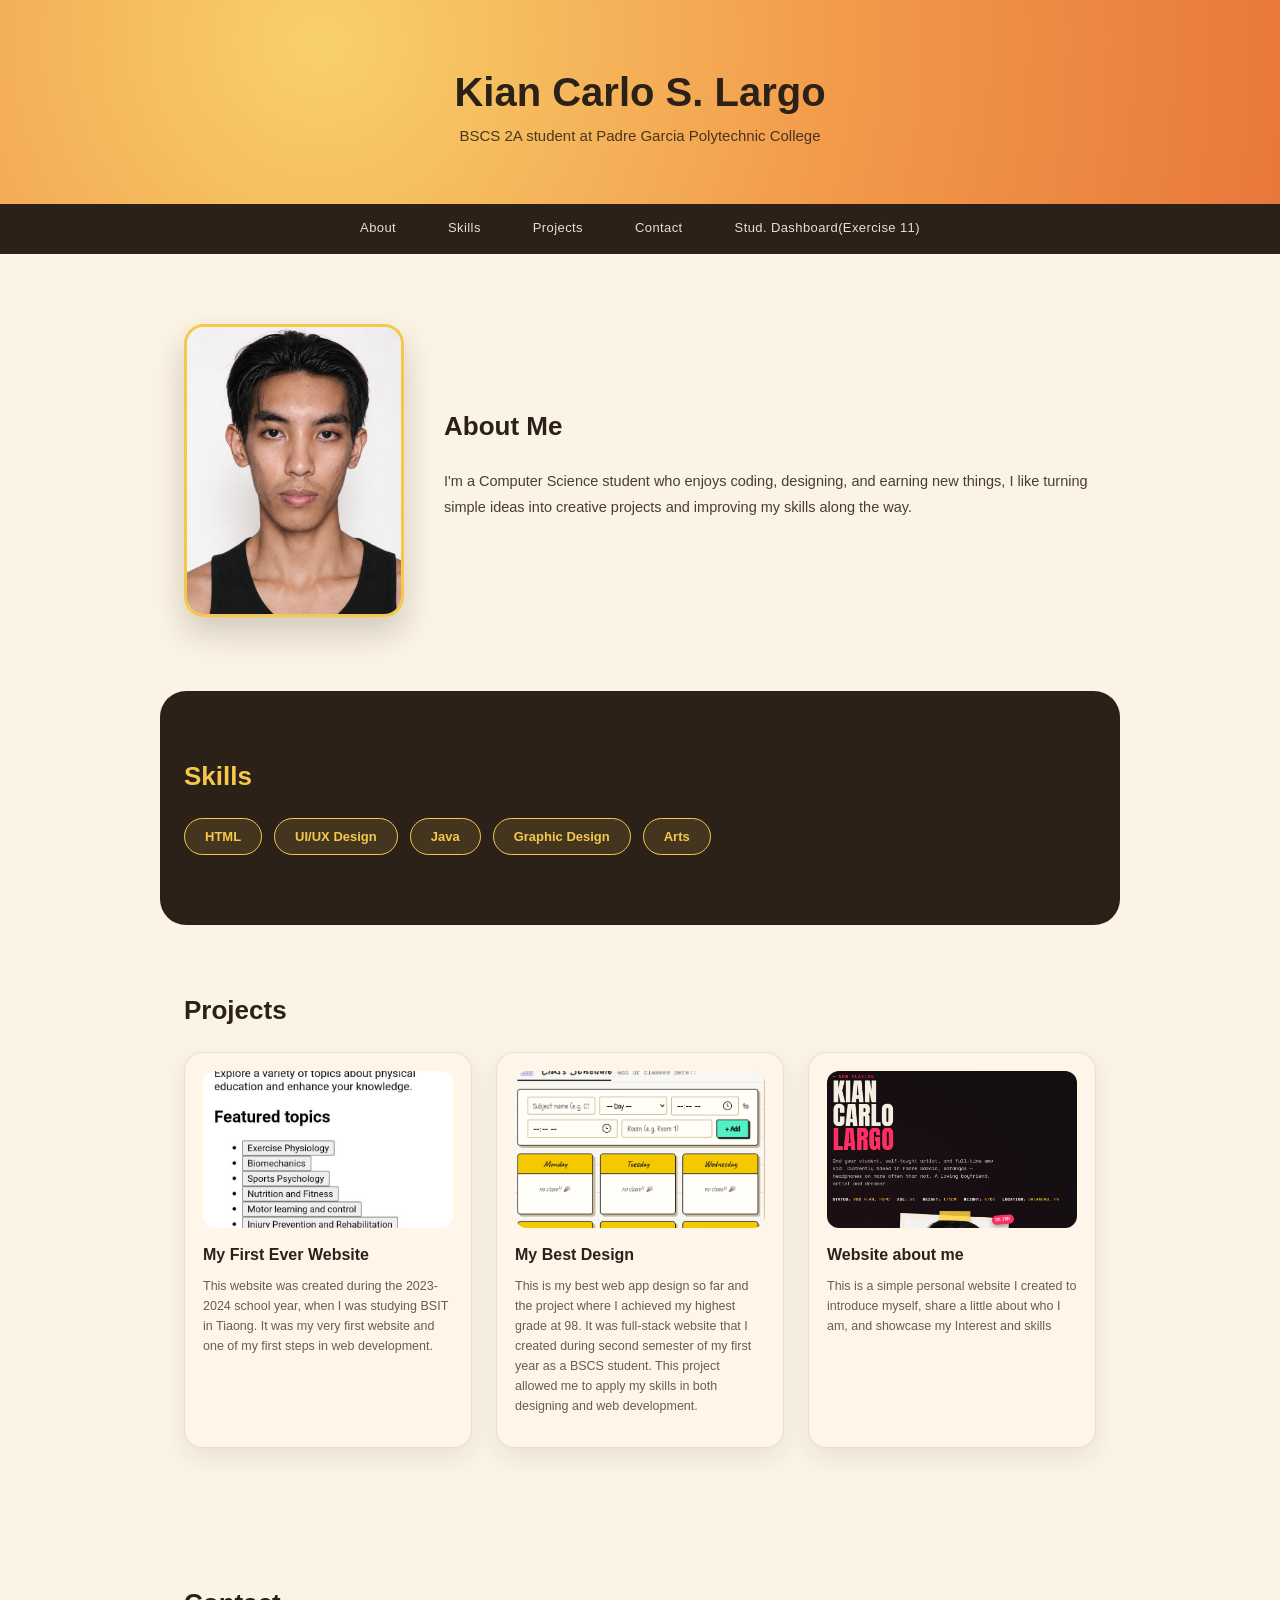
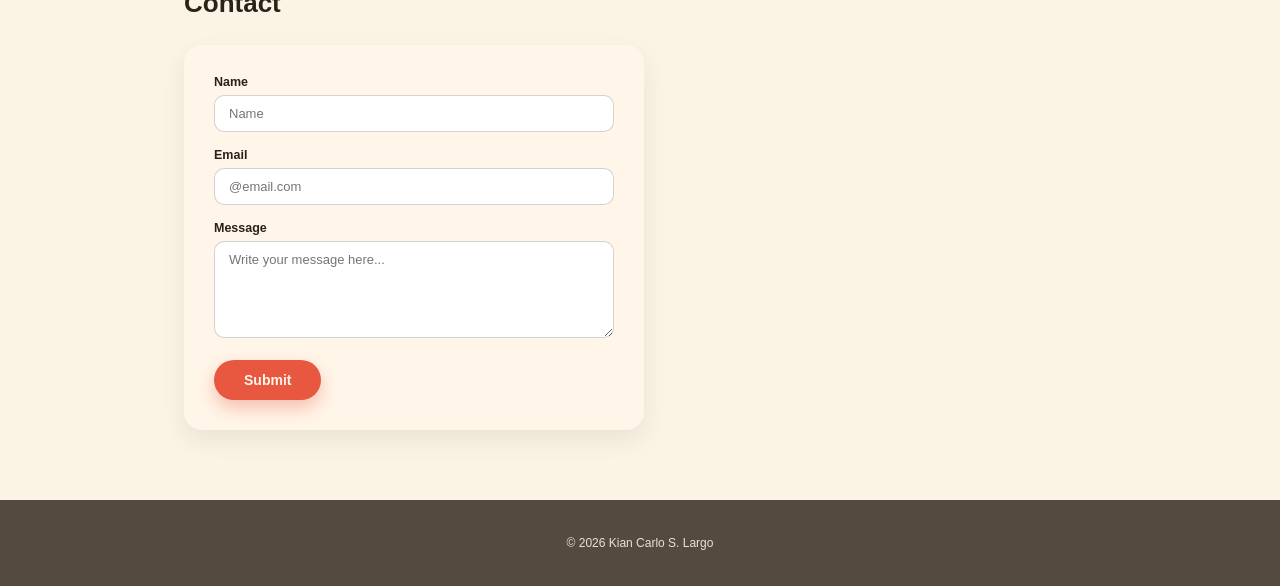
<file: 10.html>
<!DOCTYPE html>
<html>
<head>
<title>Kian Carlo S. Largo — Portfolio</title>
<link rel="stylesheet" href="10d.css">
</head>
<body>

  <header class="header">
    <h1>Kian Carlo S. Largo</h1>
    <p>BSCS 2A student at Padre Garcia Polytechnic College</p>
  </header>

  <nav class="nav">
    <ul>
      <li><a href="#about">About</a></li>
      <li><a href="#skills">Skills</a></li>
      <li><a href="#projects">Projects</a></li>
      <li><a href="#contact">Contact</a></li>
      <li><a href="11.html">Stud. Dashboard(Exercise 11)</a></li>
    </ul>
  </nav>

  <section id="about" class="about">
    <a href="me.jpg" target="_blank"><img class="photo" src="me.jpg"></a>
    <div class="text">
      <h2>About Me</h2>
      <p>
        I'm a Computer Science student who enjoys coding, designing, and earning
        new things, I like turning simple ideas into creative projects and improving my skills
        along the way.
      </p>
    </div>
  </section>

  <section id="skills" class="skills">
    <h2>Skills</h2>
    <div class="list">
      <span class="badge">HTML</span>
      <span class="badge">UI/UX Design</span>
      <span class="badge">Java</span>
      <span class="badge">Graphic Design</span>
      <span class="badge">Arts</span>
    </div>
  </section>

  <section id="projects" class="projects">
    <h2>Projects</h2>
    <div class="grid">

      <div class="card">
        <a href="f.jpg" target="_blank"><img src="f.jpg" alt="My First Ever Project 2023-2024"></a>
        <h3>My First Ever Website</h3>
        <p>This website was created during the 2023-2024 school year, when I
          was studying BSIT in Tiaong. It was my very first website and one of my
          first steps in web development.
        </p>
      </div>

      <div class="card">
        <a href="e.png" target="_blank"><img src="e.png" alt="My Full stack project- 2026"></a>
        <h3>My Best Design</h3>
        <p>This is my best web app design so far and the project where I achieved
          my highest grade at 98. It was full-stack website that I created during second semester
          of my first year as a BSCS student. This project allowed me to apply my skills in 
          both designing and web development.
        </p>
      </div>

      <div class="card">
        <a href="yes.png" target="_blank"><img src="yes.png" alt="me"></a>
        <h3>Website about me</h3>
        <p>This is a simple personal website I created to introduce myself,
          share a little about who I am, and showcase my Interest and skills
        </p>
      </div>

    </div>
  </section>

  <section id="contact" class="contact">
    <h2>Contact</h2>
    <form class="form">
      <label for="name">Name</label>
      <input type="text" id="name" name="name" placeholder="Name">

      <label for="email">Email</label>
      <input type="email" id="email" name="email" placeholder="@email.com">

      <label for="message">Message</label>
      <textarea id="message" name="message" rows="5" placeholder="Write your message here..."></textarea>

      <button type="submit" class="button">Submit</button>
    </form>
  </section>

  <footer class="footer">
    <p>&copy; 2026 Kian Carlo S. Largo</p>
  </footer>

</body>
</html>
</file>
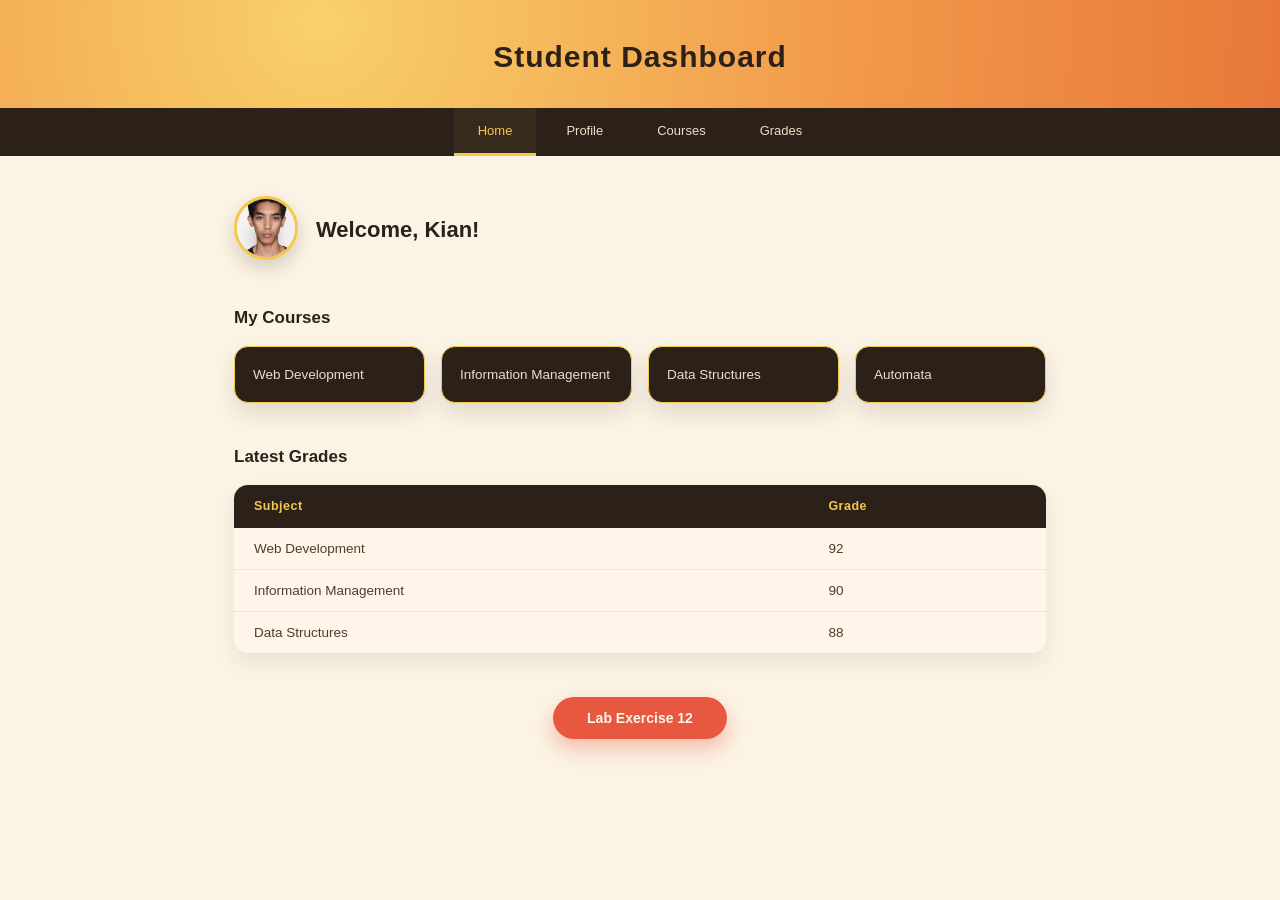
<file: 11.html>
<!DOCTYPE html>
<html>
<head>
<title>Student Dashboard</title>
<link rel="stylesheet" href="11d.css">
</head>
<body>

  <header class="header">
    <h1>Student Dashboard</h1>
  </header>

  <nav class="nav">
    <ul>
      <li><a href="#" class="active">Home</a></li>
      <li><a href="9.html">Profile</a></li>
      <li><a href="#courses">Courses</a></li>
      <li><a href="#grades">Grades</a></li>
    </ul>
  </nav>

  <main class="main">

    <div class="welcome">
      <a href="me.jpg" target="_blank"><img class="avatar" src="me.jpg"></a>
      <h2>Welcome, Kian!</h2>
    </div>

    <section class="courses">
      <h3>My Courses</h3>
      <div class="grid">
        <div class="card">Web Development</div>
        <div class="card">Information Management</div>
        <div class="card">Data Structures</div>
        <div class="card">Automata</div>
      </div>
    </section>

    <section class="grades">
      <h3>Latest Grades</h3>
      <table class="table">
        <thead>
          <tr>
            <th>Subject</th>
            <th>Grade</th>
          </tr>
        </thead>
        <tbody>
          <tr>
            <td>Web Development</td>
            <td>92</td>
          </tr>
          <tr>
            <td>Information Management</td>
            <td>90</td>
          </tr>
          <tr>
            <td>Data Structures</td>
            <td>88</td>
          </tr>
        </tbody>
      </table>
    </section>

    <div class="footer">
      <a href="12a.html"><button class="button">Lab Exercise 12</button></a>
    </div>

  </main>

</body>
</html>
</file>
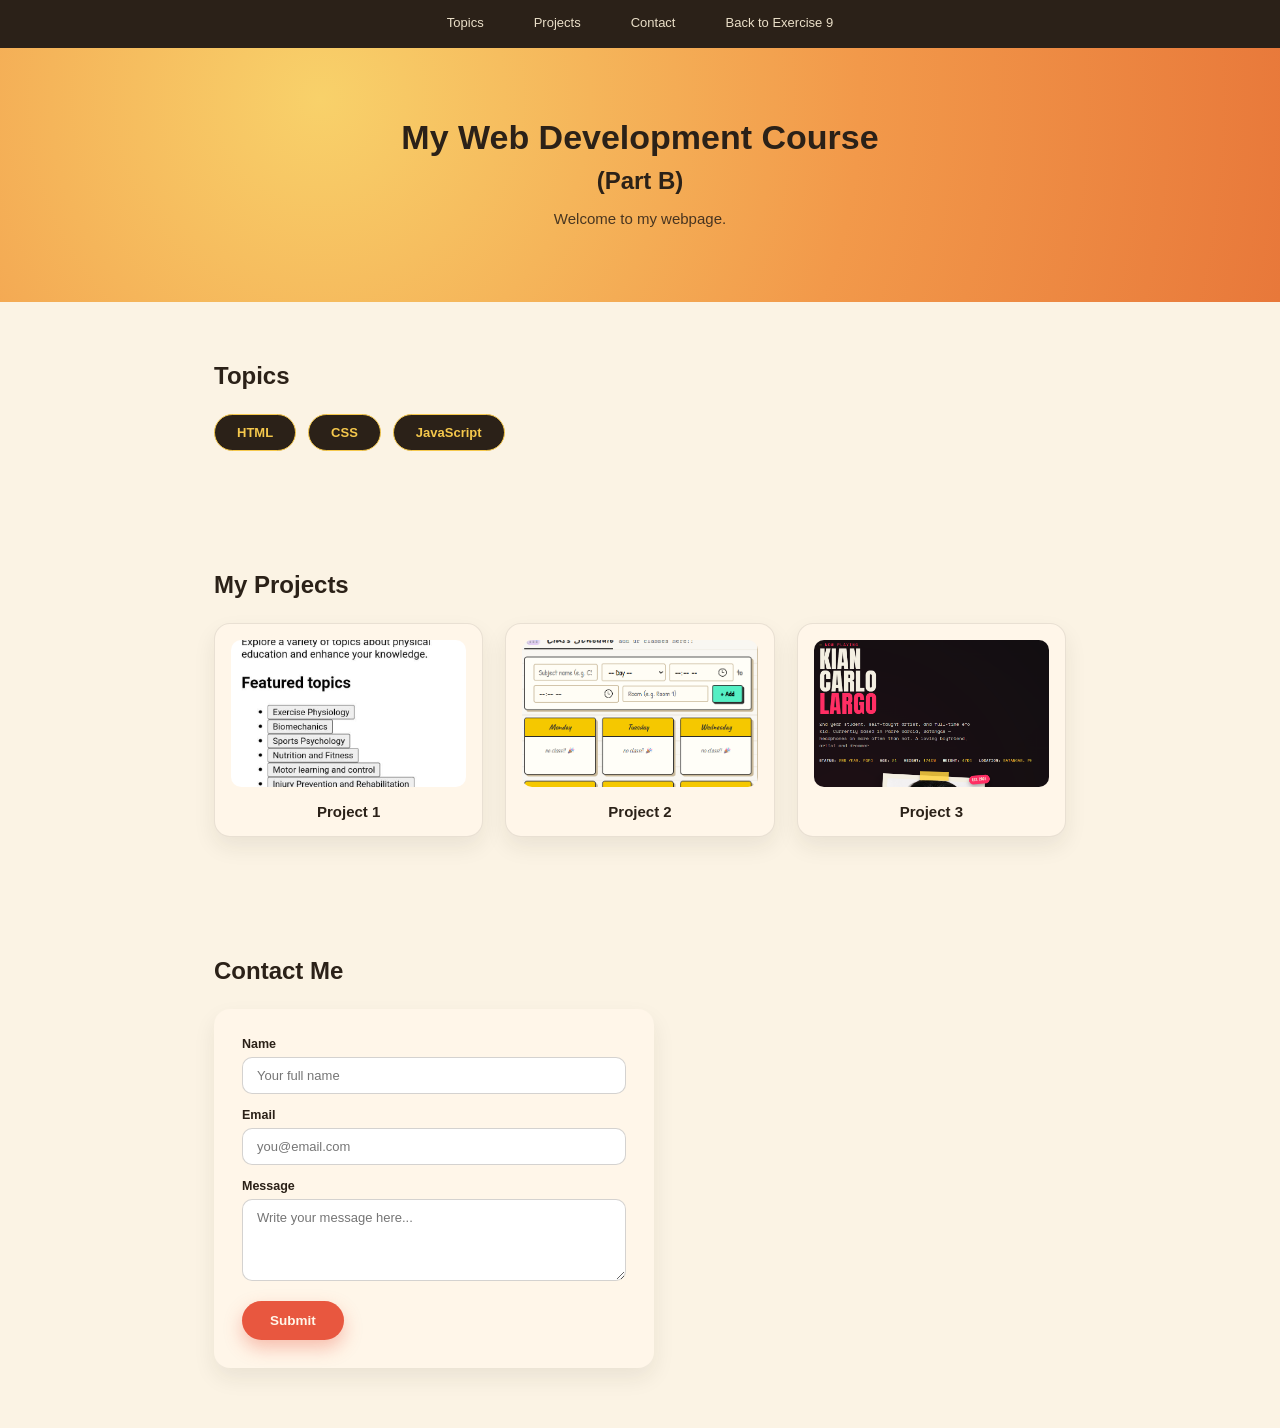
<file: 12.html>
<!DOCTYPE html>
<html>
<head>
<title>My Web Development Course</title>
<link rel="stylesheet" href="12d.css">
</head>
<body>

  <nav class="nav">
    <ul>
      <li><a href="#topics">Topics</a></li>
      <li><a href="#projects">Projects</a></li>
      <li><a href="#contact">Contact</a></li>
      <li><a href="9.html">Back to Exercise 9</a></li>
    </ul>
  </nav>

  <header class="hero">
    <h1>My Web Development Course</h1>
    <h2>(Part B)</h2>
    <p>Welcome to my webpage.</p>
  </header>

  <section id="topics" class="topics">
    <h2>Topics</h2>
    <div class="list">
      <span class="badge">HTML</span>
      <span class="badge">CSS</span>
      <span class="badge">JavaScript</span>
    </div>
  </section>

  <section id="projects" class="projects">
    <h2>My Projects</h2>
    <div class="grid">
      <div class="card">
        <a href="f.jpg" target="_blank"><img src="f.jpg" alt="Preview of Project 1"></a>
        <h3>Project 1</h3>
      </div>
      <div class="card">
        <a href="e.png" target="_blank"><img src="e.png" alt="Preview of Project 2"></a>
        <h3>Project 2</h3>
      </div>
      <div class="card">
        <a href="yes.png" target="_blank"><img src="yes.png" alt="Preview of Project 3"></a>
        <h3>Project 3</h3>
      </div>
    </div>
  </section>

  <section id="contact" class="contact">
    <h2>Contact Me</h2>
    <form class="form">
      <label for="name">Name</label>
      <input type="text" id="name" name="name" placeholder="Your full name">

      <label for="email">Email</label>
      <input type="email" id="email" name="email" placeholder="you@email.com">

      <label for="message">Message</label>
      <textarea id="message" name="message" rows="4" placeholder="Write your message here..."></textarea>

      <button type="submit" class="button">Submit</button>
    </form>
  </section>

</body>
</html>
</file>
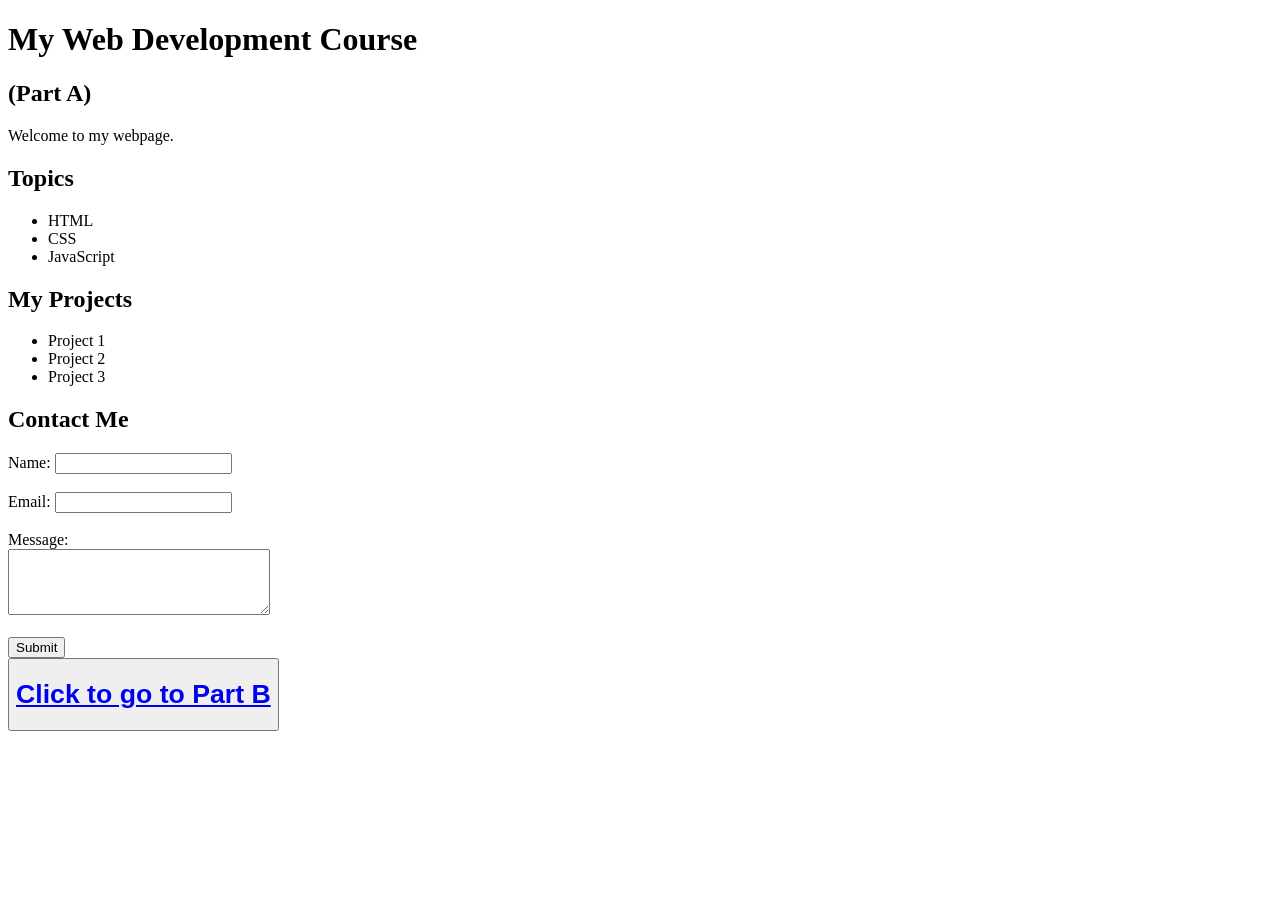
<file: 12a.html>
<!DOCTYPE html>
<html>
<head>
<title>My Web Development Course</title>
</head>
<body>

  <h1>My Web Development Course</h1>
  <h2>(Part A)</h2>
  <p>Welcome to my webpage.</p>

  <h2>Topics</h2>
  <ul>
    <li>HTML</li>
    <li>CSS</li>
    <li>JavaScript</li>
  </ul>

  <h2>My Projects</h2>
  <ul>
    <li>Project 1</li>
    <li>Project 2</li>
    <li>Project 3</li>
  </ul>

  <h2>Contact Me</h2>
  <form>
    <label for="name">Name:</label>
    <input type="text" id="name" name="name"><br><br>

    <label for="email">Email:</label>
    <input type="email" id="email" name="email"><br><br>

    <label for="message">Message:</label><br>
    <textarea id="message" name="message" rows="4" cols="30"></textarea><br><br>

    <button type="submit">Submit</button>
  </form>

<button><h1><a href="12.html">Click to go to Part B</a></h1></button>

</body>
</html>
</file>
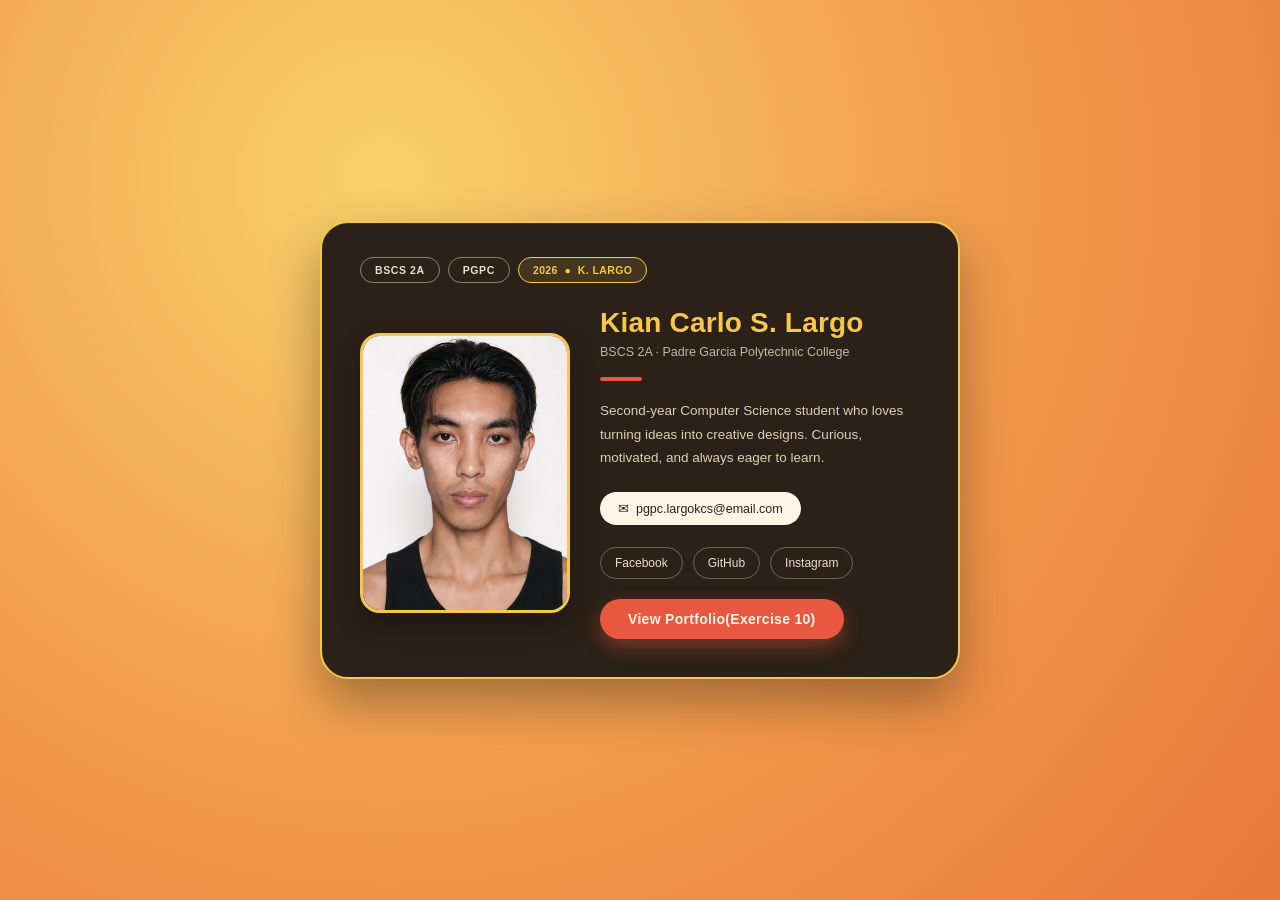
<file: 9.html>
<!DOCTYPE html>
<html>
<head>
<title>Student Profile Card</title>
<link rel="stylesheet" href="d.css">
</head>
<body>

  <div class="profile-card">

    <div class="tag-row">
      <span class="pill">BSCS 2A</span>
      <span class="pill">PGPC</span>
      <span class="year-badge">2026&nbsp;&nbsp;&#9679;&nbsp;&nbsp;K. LARGO</span>
    </div>

    <div class="card-body">

      <div class="pic">
        <a href="me.jpg" target="_blank"><img src="me.jpg"></a>
      </div>

      <div class="info">
        <h1 class="name">Kian Carlo S. Largo</h1>
        <p class="course">BSCS 2A &middot; Padre Garcia Polytechnic College</p>

        <div class="divider"></div>

        <p class="bio">
          Second-year Computer Science student who loves turning ideas into
          creative designs. Curious, motivated, and
          always eager to learn.
        </p>

        <div class="buhay ">
          <span class="contact-pill">&#9993;&nbsp; pgpc.largokcs@email.com</span>
        </div>

        <div class="paa">
          <div class="social-links">
            <a href="https://www.facebook.com/kiancsl">Facebook</a>
            <a href="https://github.com/pgpc-kian13">GitHub</a>
            <a href="https://www.instagram.com/ki4n_yan">Instagram</a>
          </div>
          <a href="10.html"><button class="viewpor">View Portfolio(Exercise 10)</button></a>
        </div>
      </div>

    </div>

  </div>

</body>
</html>
</file>
<file: 10d.css>
:root {
  --co-a: #2b2118;
  --co-b: #362a1d;
  --cre: #fff6e9;
  --cor: #e8573f;
  --yellow: #f5c84c;
  --tata: #eadfc8;
  --bg: #fbf3e4;
}

* { box-sizing: border-box;
    scroll-behavior: smooth;}

body {
  margin: 0;
  font-family: 'Poppins', sans-serif;
  background-color: var(--bg);
  color: var(--co-a);
}

h1, h2, h3 {
  font-family: 'Baloo 2', sans-serif;
  margin: 0;
}

a { text-decoration: none; }

.header {
  background: radial-gradient(circle at 25% 20%, #f8d16a 0%, #f2994a 55%, #e8783a 100%);
  color: var(--co-a);
  text-align: center;
  padding: 70px 20px 60px;
}

.header h1 {
  font-size: 40px;
  margin-bottom: 12px;
}

.header p {
  font-size: 15px;
  max-width: 480px;
  margin: 0 auto;
  opacity: 0.85;
}

.nav {
  background-color: var(--co-a);
  position: sticky;
  top: 0;
  z-index: 10;
}

.nav ul {
  list-style: none;
  margin: 0;
  padding: 0;
  display: flex;
  justify-content: center;
  gap: 8px;
  flex-wrap: wrap;
}

.nav a {
  display: block;
  color: var(--tata);
  font-size: 13px;
  font-weight: 500;
  letter-spacing: 0.4px;
  padding: 16px 22px;
  border-bottom: 3px solid transparent;
  transition: color 0.2s ease, border-color 0.2s ease, background-color 0.2s ease;
}

.nav a:hover {
  color: var(--yellow);
  border-color: var(--yellow);
  background-color: var(--co-b);
}

section {
  max-width: 960px;
  margin: 0 auto;
  padding: 70px 24px;
}

section h2 {
  font-size: 26px;
  color: var(--co-a);
  margin-bottom: 26px;
}

.about {
  display: flex;
  align-items: center;
  gap: 40px;
}

.about .photo {
  width: 220px;
  aspect-ratio: 3 / 4;
  object-fit: cover;
  border-radius: 20px;
  border: 3px solid var(--yellow);
  box-shadow: 0 16px 32px rgba(43, 33, 24, 0.2);
  flex-shrink: 0;
}

.about .text p {
  font-size: 14.5px;
  line-height: 1.8;
  color: #4a3f2f;
}

.skills {
  background-color: var(--co-a);
  color: var(--tata);
  border-radius: 26px;
  max-width: 960px;
}

.skills h2 {
  color: var(--yellow);
}

.skills .list {
  display: flex;
  flex-wrap: wrap;
  gap: 12px;
}

.skills .badge {
  background: rgba(245, 200, 76, 0.12);
  border: 1.5px solid var(--yellow);
  color: var(--yellow);
  font-size: 13px;
  font-weight: 600;
  padding: 10px 20px;
  border-radius: 999px;
}

.projects .grid {
  display: grid;
  grid-template-columns: repeat(3, 1fr);
  gap: 24px;
}

.projects .card {
  background-color: var(--cre);
  border: 1px solid rgba(43, 33, 24, 0.1);
  border-radius: 18px;
  padding: 18px;
  box-shadow: 0 10px 24px rgba(43, 33, 24, 0.08);
  transition: transform 0.25s ease, box-shadow 0.25s ease;
}

.projects .card:hover {
  transform: translateY(-6px);
  box-shadow: 0 18px 34px rgba(43, 33, 24, 0.16);
}

.projects .card img {
  width: 100%;
  aspect-ratio: 16 / 10;
  object-fit: cover;
  border-radius: 12px;
  margin-bottom: 14px;
}

.projects .card h3 {
  font-size: 16px;
  margin-bottom: 8px;
  color: var(--co-a);
}

.projects .card p {
  font-size: 12.5px;
  line-height: 1.6;
  color: #6b5e49;
}

.contact .form {
  display: flex;
  flex-direction: column;
  max-width: 460px;
  background-color: var(--cre);
  border-radius: 18px;
  padding: 30px;
  box-shadow: 0 10px 24px rgba(43, 33, 24, 0.08);
}

.contact .form label {
  font-size: 12.5px;
  font-weight: 600;
  color: var(--co-a);
  margin-bottom: 6px;
  margin-top: 16px;
}

.contact .form label:first-child {
  margin-top: 0;
}

.contact .form input,
.contact .form textarea {
  border: 1.5px solid rgba(43, 33, 24, 0.2);
  border-radius: 10px;
  padding: 10px 14px;
  font-family: 'Poppins', sans-serif;
  font-size: 13px;
  resize: vertical;
  transition: border-color 0.2s ease;
}

.contact .form input:focus,
.contact .form textarea:focus {
  outline: none;
  border-color: var(--cor);
}

.contact .button {
  margin-top: 22px;
  align-self: flex-start;
  background-color: var(--cor);
  color: var(--cre);
  border: none;
  padding: 12px 30px;
  border-radius: 999px;
  font-family: 'Baloo 2', sans-serif;
  font-weight: 600;
  font-size: 14px;
  cursor: pointer;
  box-shadow: 0 8px 18px rgba(232, 87, 63, 0.35);
  transition: background-color 0.25s ease, box-shadow 0.25s ease;
}

.contact .button:hover {
  background-color: var(--yellow);
  color: var(--co-a);
  box-shadow: 0 10px 22px rgba(245, 200, 76, 0.4);
}

.footer {
  background-color: var(--co-a);
  color: var(--tata);
  text-align: center;
  padding: 24px;
  font-size: 12px;
  opacity: 0.8;
}

@media (max-width: 720px) {
  .about {
    flex-direction: column;
    text-align: center;
  }
  .projects .grid {
    grid-template-columns: 1fr;
  }
}
</file>
<file: 11d.css>
:root {
  --co-a: #2b2118;
  --co-b: #362a1d;
  --cre: #fff6e9;
  --cor: #e8573f;
  --yellow: #f5c84c;
  --tata: #eadfc8;
  --bg: #fbf3e4;
}

* { box-sizing: border-box;
    scroll-behavior: smooth; }

body {
  margin: 0;
  font-family: 'Poppins', sans-serif;
  background-color: var(--bg);
  color: var(--co-a);
}

h1, h2, h3 {
  font-family: 'Baloo 2', sans-serif;
  margin: 0;
}

.header {
  background: radial-gradient(circle at 25% 20%, #f8d16a 0%, #f2994a 55%, #e8783a 100%);
  text-align: center;
  padding: 40px 20px 34px;
}

.header h1 {
  font-size: 30px;
  letter-spacing: 1px;
  color: var(--co-a);
}

.nav {
  background-color: var(--co-a);
}

.nav ul {
  list-style: none;
  margin: 0;
  padding: 0;
  display: flex;
  justify-content: center;
  gap: 6px;
  flex-wrap: wrap;
}

.nav a {
  display: block;
  color: var(--tata);
  text-decoration: none;
  font-size: 13px;
  font-weight: 500;
  padding: 15px 24px;
  border-bottom: 3px solid transparent;
  transition: color 0.2s ease, border-color 0.2s ease, background-color 0.2s ease;
}

.nav a:hover,
.nav a.active {
  color: var(--yellow);
  border-color: var(--yellow);
  background-color: var(--co-b);
}

.main {
  max-width: 860px;
  margin: 0 auto;
  padding: 40px 24px 60px;
}

.welcome {
  display: flex;
  align-items: center;
  gap: 18px;
  margin-bottom: 44px;
}

.avatar {
  width: 64px;
  height: 64px;
  object-fit: cover;
  border-radius: 50%;
  border: 3px solid var(--yellow);
  box-shadow: 0 8px 18px rgba(43, 33, 24, 0.18);
}

.welcome h2 {
  font-size: 22px;
  color: var(--co-a);
}

section h3 {
  font-size: 17px;
  color: var(--co-a);
  margin-bottom: 18px;
}

.courses {
  margin-bottom: 44px;
}

.courses .grid {
  display: grid;
  grid-template-columns: repeat(auto-fit, minmax(180px, 1fr));
  gap: 16px;
}

.courses .card {
  background-color: var(--co-a);
  color: var(--tata);
  font-size: 13.5px;
  font-weight: 500;
  padding: 20px 18px;
  border: 1.5px solid var(--yellow);
  border-radius: 14px;
  box-shadow: 0 10px 22px rgba(43, 33, 24, 0.12);
  transition: transform 0.2s ease, box-shadow 0.2s ease;
}

.courses .card:hover {
  transform: translateY(-4px);
  box-shadow: 0 16px 28px rgba(43, 33, 24, 0.2);
  color: var(--yellow);
}

.grades {
  margin-bottom: 44px;
}

.grades .table {
  width: 100%;
  border-collapse: collapse;
  background-color: var(--cre);
  border-radius: 14px;
  overflow: hidden;
  box-shadow: 0 10px 22px rgba(43, 33, 24, 0.08);
}

.grades .table th {
  background-color: var(--co-a);
  color: var(--yellow);
  text-align: left;
  font-size: 12.5px;
  letter-spacing: 0.5px;
  padding: 14px 20px;
}

.grades .table td {
  padding: 13px 20px;
  font-size: 13.5px;
  color: #4a3f2f;
  border-top: 1px solid rgba(43, 33, 24, 0.08);
}

.grades .table tr:hover td {
  background-color: rgba(245, 200, 76, 0.15);
}

.footer {
  text-align: center;
}

.footer .button {
  background-color: var(--cor);
  color: var(--cre);
  border: none;
  padding: 13px 34px;
  border-radius: 999px;
  font-family: 'Baloo 2', sans-serif;
  font-weight: 600;
  font-size: 14px;
  cursor: pointer;
  box-shadow: 0 10px 20px rgba(232, 87, 63, 0.35);
  transition: background-color 0.25s ease, box-shadow 0.25s ease, color 0.25s ease;
}

.footer .button:hover {
  background-color: var(--yellow);
  color: var(--co-a);
  box-shadow: 0 12px 24px rgba(245, 200, 76, 0.4);
}
</file>
<file: 12d.css>
:root {
  --co-a: #2b2118;
  --co-b: #362a1d;
  --cre: #fff6e9;
  --cor: #e8573f;
  --yellow: #f5c84c;
  --tata: #eadfc8;
  --bg: #fbf3e4;
}

* { box-sizing: border-box; }

body {
  margin: 0;
  font-family: 'Poppins', sans-serif;
  background-color: var(--bg);
  color: var(--co-a);
}

h1, h2, h3 {
  font-family: 'Baloo 2', sans-serif;
  margin: 0;
}

.nav {
  background-color: var(--co-a);
  position: sticky;
  top: 0;
}

.nav ul {
  list-style: none;
  margin: 0;
  padding: 0;
  display: flex;
  justify-content: center;
  gap: 6px;
  flex-wrap: wrap;
}

.nav a {
  display: block;
  color: var(--tata);
  text-decoration: none;
  font-size: 13px;
  font-weight: 500;
  padding: 15px 22px;
  border-bottom: 3px solid transparent;
  transition: color 0.2s ease, border-color 0.2s ease, background-color 0.2s ease;
}

.nav a:hover {
  color: var(--yellow);
  border-color: var(--yellow);
  background-color: var(--co-b);
}

.hero {
  background: radial-gradient(circle at 25% 20%, #f8d16a 0%, #f2994a 55%, #e8783a 100%);
  text-align: center;
  padding: 70px 20px 60px;
}

.hero h1 {
  font-size: 34px;
  margin-bottom: 10px;
}

.hero p {
  font-size: 15px;
  opacity: 0.85;
}

section {
  max-width: 900px;
  margin: 0 auto;
  padding: 60px 24px;
}

section h2 {
  font-size: 24px;
  margin-bottom: 24px;
}

.topics .list {
  display: flex;
  flex-wrap: wrap;
  gap: 12px;
}

.topics .badge {
  background-color: var(--co-a);
  color: var(--yellow);
  border: 1.5px solid var(--yellow);
  font-size: 13px;
  font-weight: 600;
  padding: 10px 22px;
  border-radius: 999px;
}

.projects .grid {
  display: grid;
  grid-template-columns: repeat(3, 1fr);
  gap: 22px;
}

.projects .card {
  background-color: var(--cre);
  border: 1px solid rgba(43, 33, 24, 0.1);
  border-radius: 16px;
  padding: 16px;
  text-align: center;
  box-shadow: 0 10px 22px rgba(43, 33, 24, 0.08);
  transition: transform 0.25s ease, box-shadow 0.25s ease;
}

.projects .card:hover {
  transform: translateY(-6px);
  box-shadow: 0 16px 30px rgba(43, 33, 24, 0.16);
}

.projects .card img {
  width: 100%;
  aspect-ratio: 16 / 10;
  object-fit: cover;
  border-radius: 10px;
  margin-bottom: 12px;
}

.projects .card h3 {
  font-size: 15px;
}

.contact .form {
  display: flex;
  flex-direction: column;
  max-width: 440px;
  background-color: var(--cre);
  border-radius: 16px;
  padding: 28px;
  box-shadow: 0 10px 22px rgba(43, 33, 24, 0.08);
}

.contact .form label {
  font-size: 12.5px;
  font-weight: 600;
  margin-bottom: 6px;
  margin-top: 14px;
}

.contact .form label:first-child {
  margin-top: 0;
}

.contact .form input,
.contact .form textarea {
  border: 1.5px solid rgba(43, 33, 24, 0.2);
  border-radius: 10px;
  padding: 10px 14px;
  font-family: 'Poppins', sans-serif;
  font-size: 13px;
  resize: vertical;
  transition: border-color 0.2s ease;
}

.contact .form input:focus,
.contact .form textarea:focus {
  outline: none;
  border-color: var(--cor);
}

.contact .button {
  margin-top: 20px;
  align-self: flex-start;
  background-color: var(--cor);
  color: var(--cre);
  border: none;
  padding: 12px 28px;
  border-radius: 999px;
  font-family: 'Baloo 2', sans-serif;
  font-weight: 600;
  font-size: 13.5px;
  cursor: pointer;
  box-shadow: 0 8px 18px rgba(232, 87, 63, 0.35);
  transition: background-color 0.25s ease, box-shadow 0.25s ease, color 0.25s ease;
}

.contact .button:hover {
  background-color: var(--yellow);
  color: var(--co-a);
  box-shadow: 0 10px 22px rgba(245, 200, 76, 0.4);
}

@media (max-width: 680px) {
  .projects .grid {
    grid-template-columns: 1fr;
  }
}
</file>
<file: d.css>
:root {
  --co-a: #2b2118;
  --co-b: #362a1d;
  --cre: #fff6e9;
  --cor: #e8573f;
  --yellow: #f5c84c;
  --tata: #eadfc8;
}

* { box-sizing: border-box;}

html, body {
  height: 100%;
}

body {
  margin: 0;
  width: 100vw;
  min-height: 100vh;
  display: flex;
  align-items: center;
  justify-content: center;
  background: radial-gradient(circle at 30% 20%, #f8d16a 0%, #f2994a 55%, #e8783a 100%);
  font-family: 'Poppins', sans-serif;
  color: var(--tata);
  overflow: hidden;
}


.profile-card {
  position: relative;
  width: 640px;                       
  max-width: 92vw;
  background-color: var(--co-a);     
  border: 2px solid var(--yellow);    
  border-radius: 28px;                
  padding: 34px 38px 38px;            
  margin: 20px auto;                  
  overflow: hidden;                   
  box-shadow:
    0 24px 50px rgba(43, 33, 24, 0.4),
    inset 0 1px 0 rgba(255,255,255,0.06); 
  transition: box-shadow 0.3s ease;
}

.profile-card:hover {
  box-shadow:
    0 30px 60px rgba(43, 33, 24, 0.5),
    inset 0 1px 0 rgba(255,255,255,0.08);
}

.card-body {
  display: flex;
  gap: 30px;
  align-items: center;
  text-align: left;
}

@media (max-width: 640px) {
  .card-body {
    flex-direction: column;
  }
  .pic {
    flex: none;
    width: 70%;
    align-self: center;
  }
  .paa {
    flex-direction: column;
    align-items: flex-start;
    gap: 16px;
  }
}


.tag-row {
  display: flex;
  flex-wrap: wrap;
  gap: 8px;
  justify-content: flex-start;
  margin-bottom: 24px;
}

.pill {
  border: 1.5px solid rgba(234, 223, 200, 0.5);
  color: var(--tata);
  font-size: 10.5px;
  font-weight: 600;
  letter-spacing: 0.6px;
  padding: 6px 14px;
  border-radius: 999px;
}

.year-badge {
  background: rgba(245, 200, 76, 0.12);
  border: 1.5px solid var(--yellow);
  color: var(--yellow);
  font-size: 10.5px;
  font-weight: 600;
  letter-spacing: 0.4px;
  padding: 6px 14px;
  border-radius: 999px;
}


.pic {
  flex: 0 0 210px;
  aspect-ratio: 3 / 4;
  border-radius: 20px;
  overflow: hidden;
  border: 3px solid var(--yellow);
  box-shadow: 0 12px 24px rgba(0,0,0,0.3);
}

.pic img {
  width: 100%;
  height: 100%;
  object-fit: cover;
  display: block;
}

.info {
  flex: 1;
  min-width: 0;
  display: flex;
  flex-direction: column;
  align-items: flex-start;
}


.name {
  margin: 0 0 6px;
  font-family: 'Baloo 2', sans-serif;
  font-weight: 700;
  font-size: 28px;
  line-height: 1.15;
  color: var(--yellow);
  letter-spacing: 0.2px;
}

.course {
  margin: 0 0 18px;
  font-size: 12.5px;
  font-weight: 500;
  color: var(--tata);
  opacity: 0.8;
}

.divider {
  width: 42px;
  height: 4px;
  background: var(--cor);
  border-radius: 4px;
  margin: 0 0 18px;
}

.bio {
  font-size: 13.5px;
  line-height: 1.75;
  color: var(--tata);
  opacity: 0.92;
  margin: 0 0 22px;
  max-width: 340px;
}


.buhay  {
  margin-bottom: 22px;
}

.contact-pill {
  display: inline-block;
  background: var(--cre);
  color: var(--co-a);
  font-size: 12.5px;
  font-weight: 500;
  padding: 9px 18px;
  border-radius: 999px;
}

.paa {
  width: 100%;
  display: flex;
  align-items: center;
  justify-content: space-between;
  gap: 20px;
  flex-wrap: wrap;
}

.social-links {
  display: flex;
  gap: 10px;
}

.social-links a {
  color: var(--tata);
  text-decoration: none;
  font-size: 12px;
  font-weight: 500;
  padding: 8px 14px;
  border: 1.5px solid rgba(234, 223, 200, 0.35);
  border-radius: 999px;
  transition: border-color 0.2s ease, color 0.2s ease;
}

.social-links a:hover {
  color: var(--yellow);
  border-color: var(--yellow);
}


.viewpor {
  background-color: var(--cor);  
  color: var(--cre);             
  border: none;                    
  padding: 12px 28px;              
  border-radius: 999px;            
  font-family: 'Baloo 2', sans-serif;
  font-weight: 600;
  font-size: 14px;
  letter-spacing: 0.3px;
  cursor: pointer;
  white-space: nowrap;
  box-shadow: 0 8px 18px rgba(232, 87, 63, 0.4);
  transition: background-color 0.25s ease, box-shadow 0.25s ease, color 0.25s ease;
}

.view-profile-btn:hover {
  background-color: var(--yellow);
  color: var(--co-a);
  box-shadow: 0 10px 22px rgba(245, 200, 76, 0.45);
}
</file>
